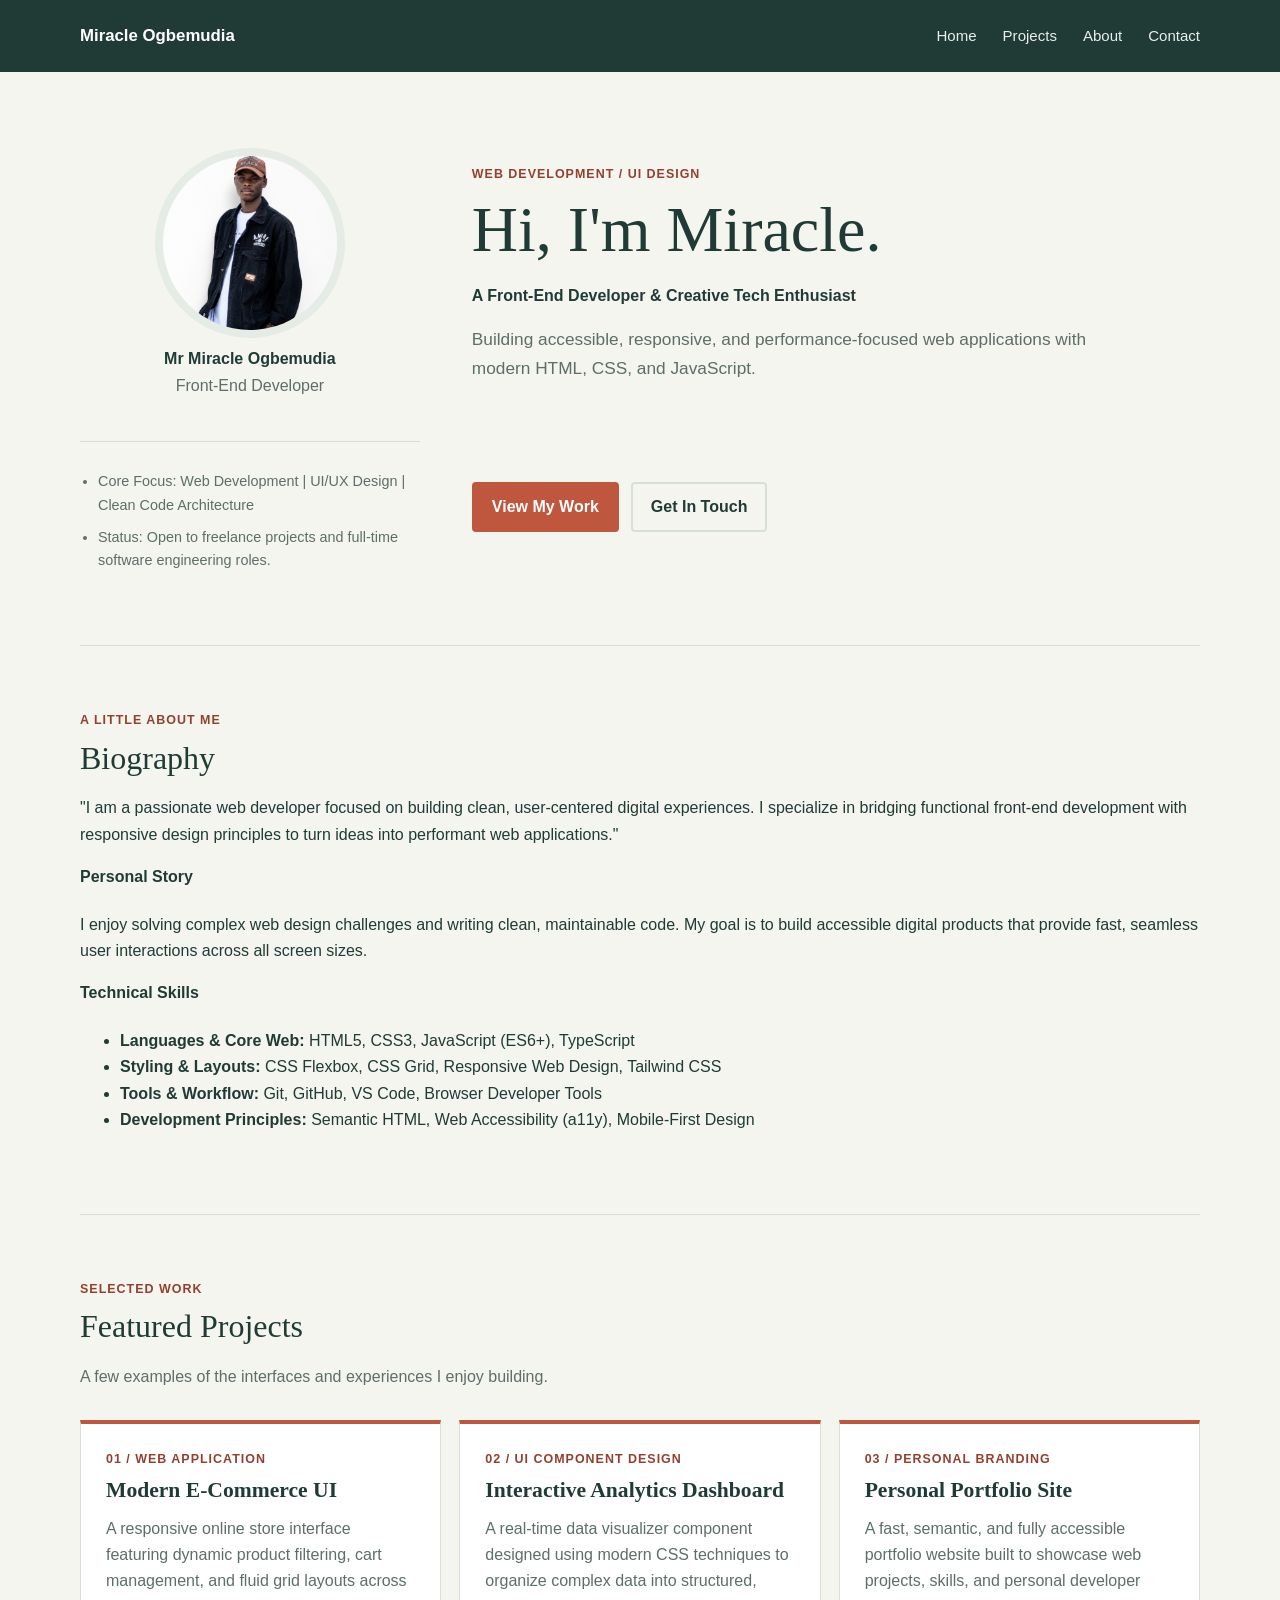
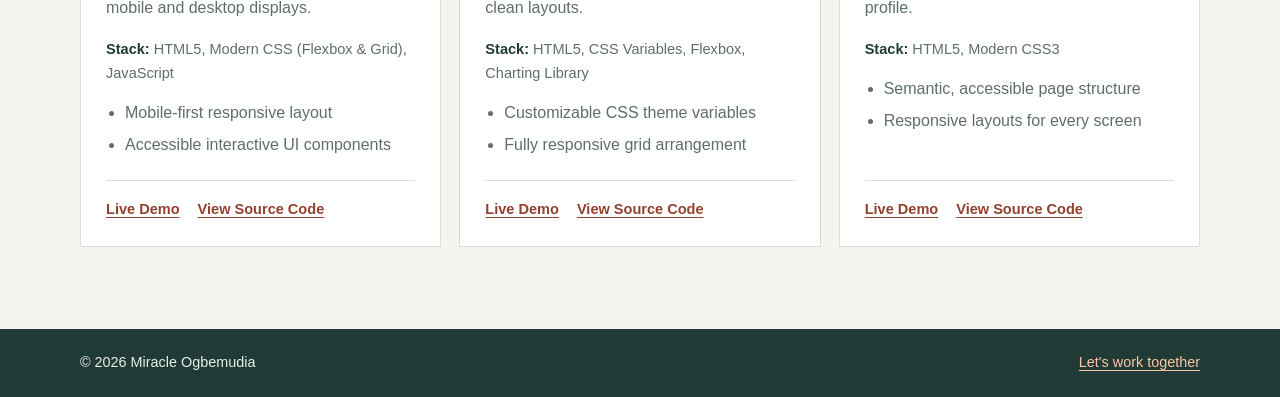
<file: html/index.html>
<!doctype html>
<html lang="en">
  <head>
    <meta charset="UTF-8" />
    <meta name="viewport" content="width=device-width, initial-scale=1.0" />
    <title>Miracle Ogbemudia | Front-End Developer</title>
    <link rel="stylesheet" href="assets/lmg/css/style.css" />
  </head>

  <body>
    <header class="site-header">
      <nav aria-label="Main navigation">
        <a class="site-name" href="#home">Miracle Ogbemudia</a>
        <ul>
          <li><a href="#home">Home</a></li>
          <li><a href="#projects">Projects</a></li>
          <li><a href="#about">About</a></li>
          <li><a href="assets/lmg/contact.html">Contact</a></li>
        </ul>
      </nav>
    </header>

    <main>
      <section class="hero" id="home">
        <div class="hero-profile">
          <img
            src="assets/lmg/Image.png"
            alt="Mr Miracle Ogbemudia"
            width="100"
            height="100"
          />
          <p><strong>Mr Miracle Ogbemudia</strong><br />Front-End Developer</p>
        </div>
        <div class="hero-copy">
          <p class="eyebrow">Web Development / UI Design</p>
          <h1>Hi, I'm Miracle.</h1>
          <p>
            <strong
              >A Front-End Developer &amp; Creative Tech Enthusiast</strong
            >
          </p>
          <p>
            Building accessible, responsive, and performance-focused web
            applications with modern HTML, CSS, and JavaScript.
          </p>
        </div>
        <div class="hero-actions">
          <a class="button button-primary" href="#projects">View My Work</a>
          <a class="button button-secondary" href="assets/lmg/contact.html"
            >Get In Touch</a
          >
        </div>
        <div class="hero-note">
          <ul>
            <li>
              Core Focus: Web Development | UI/UX Design | Clean Code
              Architecture
            </li>
            <li>
              Status: Open to freelance projects and full-time software
              engineering roles.
            </li>
          </ul>
        </div>
      </section>
      <section class="content-section" id="about">
        <div>
          <p class="eyebrow">A little about me</p>
          <h2>Biography</h2>
          <p>
            "I am a passionate web developer focused on building clean,
            user-centered digital experiences. I specialize in bridging
            functional front-end development with responsive design principles
            to turn ideas into performant web applications."
          </p>
          <h4>Personal Story</h4>
          <p>
            I enjoy solving complex web design challenges and writing clean,
            maintainable code. My goal is to build accessible digital products
            that provide fast, seamless user interactions across all screen
            sizes.
          </p>
          <h4>Technical Skills</h4>
          <ul>
            <li>
              <strong>Languages & Core Web:</strong> HTML5, CSS3, JavaScript
              (ES6+), TypeScript
            </li>
            <li>
              <strong>Styling & Layouts:</strong> CSS Flexbox, CSS Grid,
              Responsive Web Design, Tailwind CSS
            </li>
            <li>
              <strong>Tools & Workflow:</strong> Git, GitHub, VS Code, Browser
              Developer Tools
            </li>
            <li>
              <strong>Development Principles:</strong> Semantic HTML, Web
              Accessibility (a11y), Mobile-First Design
            </li>
          </ul>
        </div>
      </section>
      <section class="content-section projects-section" id="projects">
        <div class="section-heading">
          <p class="eyebrow">Selected work</p>
          <h2>Featured Projects</h2>
          <p>
            A few examples of the interfaces and experiences I enjoy building.
          </p>
        </div>
        <div class="project-grid">
          <article class="project-card">
            <p class="project-number">01 / Web Application</p>
            <h3>Modern E-Commerce UI</h3>
            <p>
              A responsive online store interface featuring dynamic product
              filtering, cart management, and fluid grid layouts across mobile
              and desktop displays.
            </p>
            <p class="project-meta">
              <strong>Stack:</strong> HTML5, Modern CSS (Flexbox &amp; Grid),
              JavaScript
            </p>
            <ul class="project-features">
              <li>Mobile-first responsive layout</li>
              <li>Accessible interactive UI components</li>
            </ul>
            <div class="project-links">
              <a href="https://github.com/Mrogbemudia/Lab-Website.py"
                >Live Demo</a
              >
              <a href="https://github.com/Mrogbemudia/Lab-Website.py"
                >View Source Code</a
              >
            </div>
          </article>
          <article class="project-card">
            <p class="project-number">02 / UI Component Design</p>
            <h3>Interactive Analytics Dashboard</h3>
            <p>
              A real-time data visualizer component designed using modern CSS
              techniques to organize complex data into structured, clean
              layouts.
            </p>
            <p class="project-meta">
              <strong>Stack:</strong> HTML5, CSS Variables, Flexbox, Charting
              Library
            </p>
            <ul class="project-features">
              <li>Customizable CSS theme variables</li>
              <li>Fully responsive grid arrangement</li>
            </ul>
            <div class="project-links">
              <a href="https://github.com/Mrogbemudia/myProject">Live Demo</a>
              <a href="https://github.com/Mrogbemudia/myProject"
                >View Source Code</a
              >
            </div>
          </article>
          <article class="project-card">
            <p class="project-number">03 / Personal Branding</p>
            <h3>Personal Portfolio Site</h3>
            <p>
              A fast, semantic, and fully accessible portfolio website built to
              showcase web projects, skills, and personal developer profile.
            </p>
            <p class="project-meta">
              <strong>Stack:</strong> HTML5, Modern CSS3
            </p>
            <ul class="project-features">
              <li>Semantic, accessible page structure</li>
              <li>Responsive layouts for every screen</li>
            </ul>
            <div class="project-links">
              <a href="#">Live Demo</a>
              <a href="#">View Source Code</a>
            </div>
          </article>
        </div>
      </section>
    </main>
    <footer class="site-footer">
      <p>© 2026 Miracle Ogbemudia</p>
      <a href="assets/lmg/contact.html">Let's work together</a>
    </footer>
  </body>
</html>
</file>
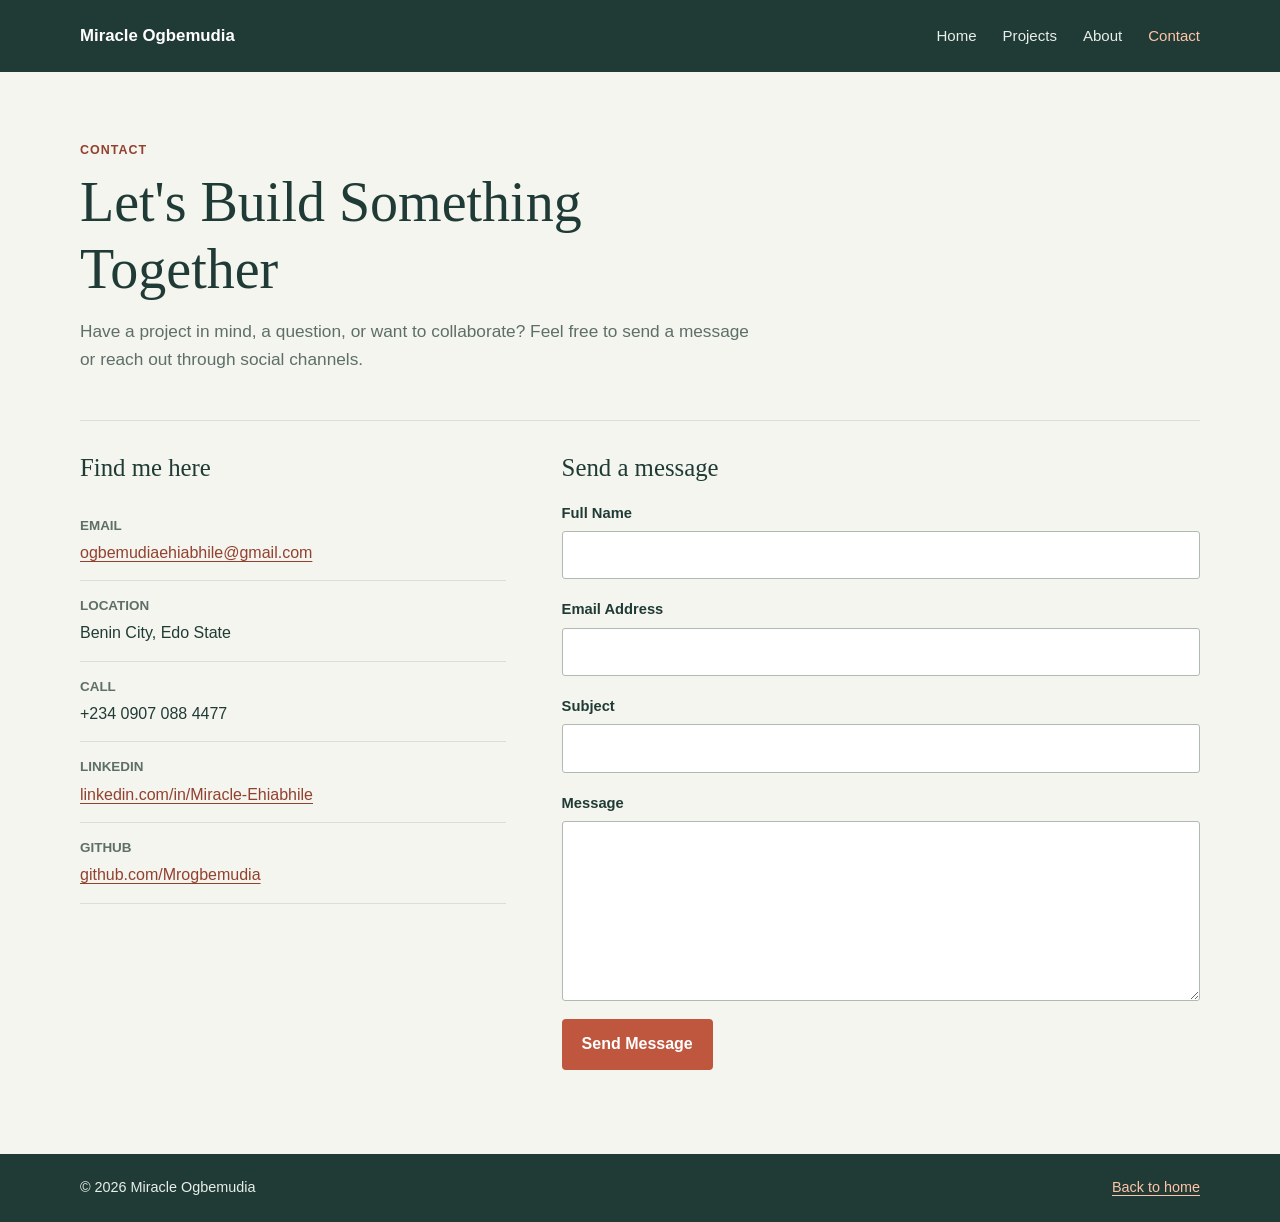
<file: html/assets/lmg/contact.html>
<!doctype html>
<html lang="en">
  <head>
    <meta charset="UTF-8" />
    <meta name="viewport" content="width=device-width, initial-scale=1.0" />
    <meta
      name="description"
      content="Get in touch with Miracle Ogbemudia about projects, questions, and collaboration."
    />
    <title>Contact | Miracle Ogbemudia</title>
    <link rel="stylesheet" href="css/style.css" />
  </head>
  <body>
    <header class="site-header">
      <nav aria-label="Main navigation">
        <a class="site-name" href="../../index.html">Miracle Ogbemudia</a>
        <ul>
          <li><a href="../../index.html#home">Home</a></li>
          <li><a href="../../index.html#projects">Projects</a></li>
          <li><a href="../../index.html#about">About</a></li>
          <li><a href="#contact" aria-current="page">Contact</a></li>
        </ul>
      </nav>
    </header>
    <main class="contact-page" id="contact">
      <section class="contact-intro">
        <p class="eyebrow">Contact</p>
        <h1>Let's Build Something Together</h1>
        <p>
          Have a project in mind, a question, or want to collaborate? Feel free
          to send a message or reach out through social channels.
        </p>
      </section>
      <div class="contact-layout">
        <section
          class="contact-details"
          aria-labelledby="contact-details-heading"
        >
          <h2 id="contact-details-heading">Find me here</h2>
          <dl>
            <div>
              <dt>Email</dt>
              <dd>
                <a href="mailto:ogbemudiaehiabhile@gmail.com"
                  >ogbemudiaehiabhile@gmail.com</a
                >
              </dd>
            </div>
            <div>
              <dt>Location</dt>
              <dd>Benin City, Edo State</dd>
            </div>
            <div>
              <dt>Call</dt>
              <dd>+234 0907 088 4477</dd>
            </div>
            <div>
              <dt>LinkedIn</dt>
              <dd>
                <a
                  href="https://www.linkedin.com/in/miracle-ehiabhile-2497043b9"
                  target="_blank"
                  >linkedin.com/in/Miracle-Ehiabhile</a
                >
              </dd>
            </div>
            <div>
              <dt>GitHub</dt>
              <dd>
                <a href="https://github.com/Mrogbemudia" target="_blank"
                  >github.com/Mrogbemudia</a
                >
              </dd>
            </div>
          </dl>
        </section>
        <section
          class="contact-form-section"
          aria-labelledby="contact-form-heading"
        >
          <h2 id="contact-form-heading">Send a message</h2>
          <form
            action="mailto:your.email@example.com"
            method="post"
            enctype="text/plain"
          >
            <div class="form-field">
              <label for="name">Full Name</label>
              <input
                type="text"
                id="name"
                name="name"
                autocomplete="name"
                required
              />
            </div>
            <div class="form-field">
              <label for="email">Email Address</label>
              <input
                type="email"
                id="email"
                name="email"
                autocomplete="email"
                required
              />
            </div>
            <div class="form-field">
              <label for="subject">Subject</label>
              <input type="text" id="subject" name="subject" required />
            </div>
            <div class="form-field">
              <label for="message">Message</label>
              <textarea
                id="message"
                name="message"
                rows="6"
                required
              ></textarea>
            </div>
            <button class="button button-primary" type="submit">
              Send Message
            </button>
          </form>
        </section>
      </div>
    </main>
    <footer class="site-footer">
      <p>© 2026 Miracle Ogbemudia</p>
      <a href="../../index.html">Back to home</a>
    </footer>
  </body>
</html>
</file>
<file: html/assets/lmg/css/style.css>
:root {
  color-scheme: light;
  --ink: #203b36;
  --muted: #5e6e68;
  --paper: #f4f5ef;
  --surface: #ffffff;
  --line: #d8dfd8;
  --accent: #bf563e;
  --accent-dark: #93412f;
  --soft-green: #e5ece5;
  font-family: "Trebuchet MS", sans-serif;
  color: var(--ink);
  background: var(--paper);
}

* {
  box-sizing: border-box;
}

html {
  scroll-behavior: smooth;
}

body {
  min-width: 320px;
  margin: 0;
  line-height: 1.65;
}

a {
  color: var(--accent-dark);
  text-underline-offset: 0.2em;
}

a:hover {
  color: var(--accent);
}

a:focus-visible,
button:focus-visible,
input:focus-visible,
textarea:focus-visible {
  outline: 3px solid #d98a45;
  outline-offset: 3px;
}

.site-header {
  background: var(--ink);
  color: #fff;
}

.site-header nav {
  width: min(1120px, calc(100% - 40px));
  min-height: 72px;
  margin: 0 auto;
  display: flex;
  align-items: center;
  justify-content: space-between;
  gap: 24px;
}

.site-name {
  color: #fff;
  font-size: 1.05rem;
  font-weight: 700;
  text-decoration: none;
}

.site-header ul {
  display: flex;
  flex-wrap: wrap;
  gap: 8px 26px;
  margin: 0;
  padding: 0;
  list-style: none;
}

.site-header li a {
  color: #e8eee8;
  font-size: 0.94rem;
  text-decoration: none;
}

.site-header li a:hover,
.site-header li a[aria-current="page"] {
  color: #ffc4a8;
}

main {
  width: min(1120px, calc(100% - 40px));
  margin: 0 auto;
}

.hero {
  display: grid;
  grid-template-columns: minmax(190px, 0.7fr) minmax(0, 1.5fr);
  grid-template-areas:
    "profile copy"
    "note actions";
  align-items: center;
  gap: 26px 52px;
  padding: 76px 0 72px;
}

.hero-profile {
  grid-area: profile;
  text-align: center;
}

.hero-profile img {
  width: min(190px, 100%);
  height: auto;
  aspect-ratio: 1;
  object-fit: cover;
  border: 8px solid var(--soft-green);
  border-radius: 50%;
}

.hero-profile p {
  color: var(--muted);
}

.hero-profile strong {
  color: var(--ink);
}

.hero-copy {
  grid-area: copy;
}

.eyebrow,
.project-number {
  margin: 0 0 8px;
  color: var(--accent-dark);
  font-size: 0.78rem;
  font-weight: 700;
  letter-spacing: 0.08em;
  text-transform: uppercase;
}

h1,
h2,
h3,
h4,
p {
  margin-top: 0;
}

h1,
h2,
h3 {
  font-family: Georgia, serif;
  line-height: 1.2;
}

.hero h1 {
  margin-bottom: 14px;
  font-size: clamp(2.2rem, 5vw, 4rem);
  font-weight: 500;
}

.hero-copy > p:last-child {
  max-width: 620px;
  color: var(--muted);
  font-size: 1.08rem;
}

.hero-actions {
  grid-area: actions;
  display: flex;
  flex-wrap: wrap;
  gap: 12px;
}

.button {
  display: inline-flex;
  min-height: 46px;
  align-items: center;
  justify-content: center;
  padding: 10px 18px;
  border: 2px solid transparent;
  border-radius: 4px;
  font: inherit;
  font-weight: 700;
  text-decoration: none;
  cursor: pointer;
}

.button-primary {
  border-color: var(--accent);
  background: var(--accent);
  color: #fff;
}

.button-primary:hover {
  border-color: var(--accent-dark);
  background: var(--accent-dark);
  color: #fff;
}

.button-secondary {
  border-color: var(--line);
  color: var(--ink);
}

.button-secondary:hover {
  border-color: var(--ink);
  color: var(--ink);
}

.hero-note {
  grid-area: note;
  padding-top: 16px;
  border-top: 1px solid var(--line);
  color: var(--muted);
  font-size: 0.9rem;
}

.hero > div:last-child ul {
  display: flex;
  flex-wrap: wrap;
  gap: 8px 28px;
  margin: 12px 0 0;
  padding-left: 18px;
}

.content-section {
  padding: 64px 0;
  border-top: 1px solid var(--line);
}

.content-section h2,
.contact-layout h2 {
  margin-bottom: 18px;
  font-size: 2rem;
  font-weight: 500;
}

.about-content {
  max-width: 820px;
  color: var(--muted);
}

.about-content h4 {
  margin: 28px 0 8px;
  color: var(--ink);
}

.about-content ul {
  display: grid;
  gap: 8px;
  padding-left: 20px;
}

.about-content li strong {
  color: var(--ink);
}

.projects-section {
  padding-bottom: 82px;
}

.section-heading {
  max-width: 680px;
  margin-bottom: 30px;
}

.section-heading > p:last-child {
  color: var(--muted);
}

.project-grid {
  display: grid;
  grid-template-columns: repeat(3, minmax(0, 1fr));
  gap: 18px;
}

.project-card {
  display: flex;
  min-width: 0;
  flex-direction: column;
  padding: 25px;
  border: 1px solid var(--line);
  border-top: 4px solid var(--accent);
  background: var(--surface);
}

.project-card h3 {
  margin-bottom: 12px;
  font-size: 1.35rem;
}

.project-card > p:not(.project-number) {
  color: var(--muted);
}

.project-meta {
  font-size: 0.91rem;
}

.project-meta strong {
  color: var(--ink);
}

.project-features {
  display: grid;
  gap: 6px;
  margin: 0 0 22px;
  padding-left: 19px;
  color: var(--muted);
}

.project-links {
  display: flex;
  flex-wrap: wrap;
  gap: 10px 18px;
  margin-top: auto;
  padding-top: 16px;
  border-top: 1px solid var(--line);
  font-size: 0.91rem;
  font-weight: 700;
}

.site-footer {
  display: flex;
  flex-wrap: wrap;
  align-items: center;
  justify-content: space-between;
  gap: 12px;
  padding: 22px max(20px, calc((100% - 1120px) / 2));
  background: var(--ink);
  color: #e8eee8;
  font-size: 0.9rem;
}

.site-footer p {
  margin: 0;
}

.site-footer a {
  color: #ffc4a8;
}

.contact-page {
  padding: 68px 0 84px;
}

.contact-intro {
  max-width: 760px;
  margin-bottom: 46px;
}

.contact-intro h1 {
  max-width: 650px;
  margin-bottom: 14px;
  font-size: clamp(2.1rem, 5vw, 3.5rem);
  font-weight: 500;
}

.contact-intro > p:last-child {
  max-width: 680px;
  color: var(--muted);
  font-size: 1.08rem;
}

.contact-layout {
  display: grid;
  grid-template-columns: minmax(220px, 0.8fr) minmax(0, 1.2fr);
  gap: 56px;
  padding-top: 32px;
  border-top: 1px solid var(--line);
}

.contact-layout h2 {
  font-size: 1.55rem;
}

.contact-details dl {
  margin: 0;
}

.contact-details dl > div {
  padding: 14px 0;
  border-bottom: 1px solid var(--line);
}

.contact-details dt {
  color: var(--muted);
  font-size: 0.84rem;
  font-weight: 700;
  text-transform: uppercase;
}

.contact-details dd {
  margin: 3px 0 0;
  overflow-wrap: anywhere;
}

.contact-form-section form {
  display: grid;
  gap: 18px;
}

.form-field {
  display: grid;
  gap: 6px;
}

.form-field label {
  font-size: 0.92rem;
  font-weight: 700;
}

.form-field input,
.form-field textarea {
  width: 100%;
  min-height: 46px;
  padding: 10px 12px;
  border: 1px solid #aebbb1;
  border-radius: 3px;
  background: var(--surface);
  color: var(--ink);
  font: inherit;
}

.form-field textarea {
  min-height: 150px;
  resize: vertical;
}

.contact-form-section .button {
  justify-self: start;
}

@media (max-width: 760px) {
  .hero {
    grid-template-columns: minmax(0, 1fr);
    grid-template-areas:
      "profile"
      "copy"
      "actions"
      "note";
    gap: 22px;
    padding: 48px 0;
  }

  .hero-profile {
    text-align: left;
  }

  .hero-profile img {
    width: 112px;
    border-width: 5px;
  }

  .project-grid {
    grid-template-columns: repeat(2, minmax(0, 1fr));
  }

  .contact-layout {
    grid-template-columns: minmax(0, 1fr);
    gap: 38px;
  }
}

@media (max-width: 520px) {
  .site-header nav {
    align-items: flex-start;
    flex-direction: column;
    justify-content: center;
    gap: 5px;
    padding: 13px 0;
  }

  .site-header ul {
    gap: 5px 18px;
  }

  main {
    width: min(100% - 32px, 1120px);
  }

  .hero > div:last-child ul {
    display: grid;
  }

  .content-section {
    padding: 46px 0;
  }

  .project-grid {
    grid-template-columns: minmax(0, 1fr);
  }

  .project-card {
    padding: 21px;
  }

  .contact-page {
    padding: 46px 0 58px;
  }

  .site-footer {
    padding: 18px 16px;
  }
}
</file>
